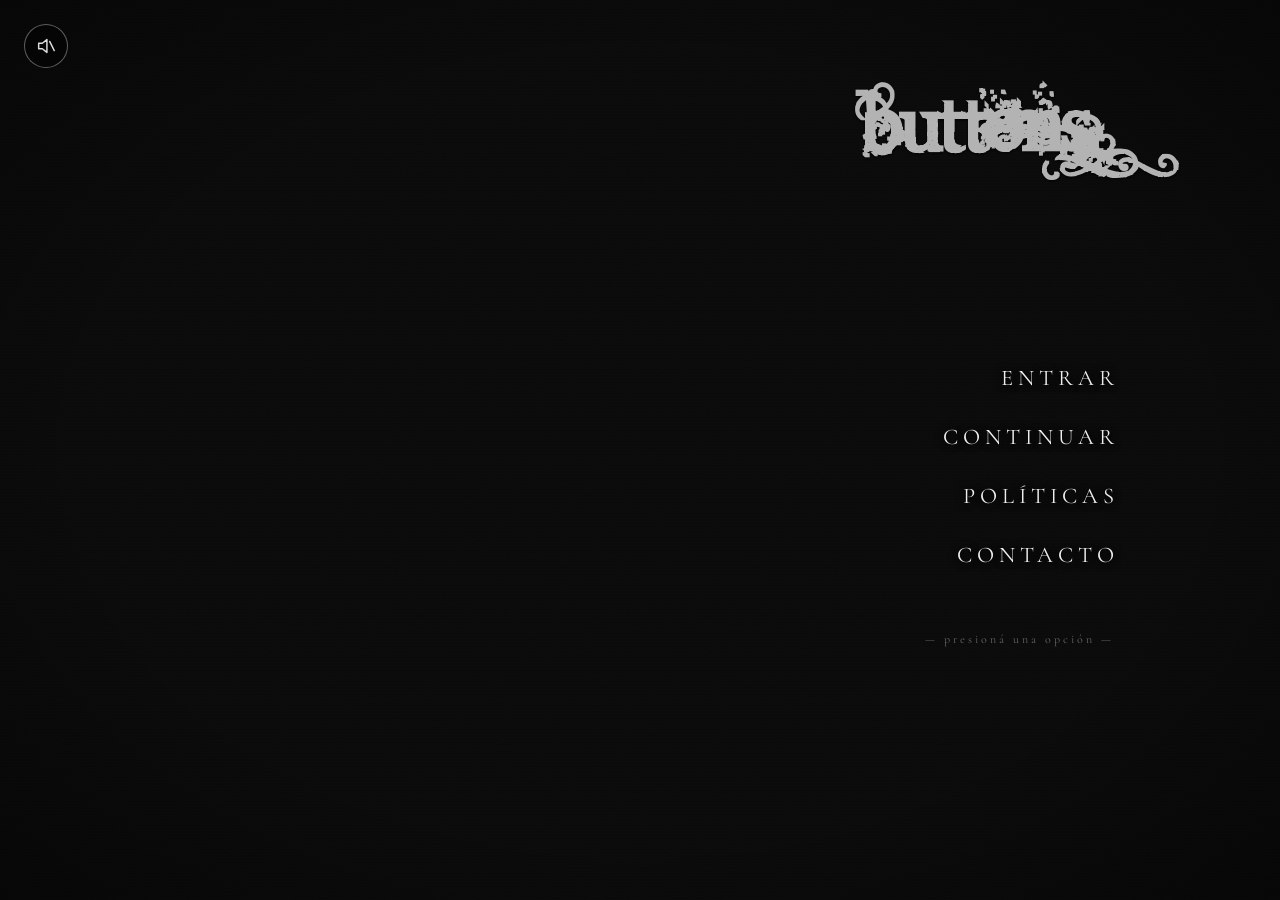
<file: index.html>
<!DOCTYPE html>
<html lang="es">
<head>
  <meta charset="UTF-8">
  <meta name="viewport" content="width=device-width, initial-scale=1.0">
  <meta name="theme-color" content="#1a1a1a">
  <title>Nombre de tu proyecto</title>
  <style>:root{--page-bg:#0a0a0a;}</style>
  <link href="https://fonts.googleapis.com/css2?family=Cormorant+Garamond:wght@300;400;500&display=swap" rel="stylesheet">
  <link rel="stylesheet" href="style.css">
</head>
<body>

<svg width="0" height="0" style="position:absolute" aria-hidden="true">
  <defs>
    <filter id="thin-logo">
      <feMorphology operator="erode" radius="0.28"></feMorphology>
    </filter>
  </defs>
</svg>

 <section class="hero">
  <div class="hero-video-frame">
    <video class="hero-char-video" autoplay muted loop playsinline>
      <source src="assets/video/hero-character.mp4" type="video/mp4">
    </video>
    <div class="vhs-overlay"></div>
    <div class="grain-overlay"></div>
  </div>

  <div class="hero-menu">
    <h1 class="hero-logo">Buttons</h1>
    <nav class="start-menu">
      <a href="tienda.html" class="menu-item">Entrar</a>
      <a href="tienda.html?carrito=1" class="menu-item">Continuar</a>
      <a href="politicas.html" class="menu-item">Políticas</a>
      <a href="https://wa.me/595981751066" class="menu-item" target="_blank" rel="noopener">Contacto</a>
    </nav>
    <p class="hero-date">— presioná una opción —</p>
  </div>

  <audio id="bg-music" loop preload="none">
    <source src="assets/audio/bg-music.mp3" type="audio/mpeg">
  </audio>

  <button id="sound-toggle" class="sound-toggle" type="button" aria-label="Activar música" aria-pressed="false">
    <svg viewBox="0 0 24 24" width="22" height="22" fill="none" stroke="currentColor" stroke-width="1.6" stroke-linecap="round" stroke-linejoin="round">
      <path d="M4 9v6h4l5 4V5L8 9H4z"></path>
      <path class="sound-wave" d="M16.5 8.5a5 5 0 0 1 0 7"></path>
      <path class="sound-wave" d="M19 6a9 9 0 0 1 0 12"></path>
      <line class="sound-mute" x1="16" y1="7" x2="21" y2="17"></line>
    </svg>
  </button>
</section>

  <!-- Página de inicio únicamente -->

  <script>
    const music = document.getElementById('bg-music');
    const toggle = document.getElementById('sound-toggle');
    toggle.addEventListener('click', () => {
      const playing = !music.paused;
      if (playing) {
        music.pause();
      } else {
        music.play().catch(() => {});
      }
      toggle.classList.toggle('is-playing', !playing);
      toggle.setAttribute('aria-pressed', String(!playing));
      toggle.setAttribute('aria-label', playing ? 'Activar música' : 'Silenciar música');
    });

    // Detener la música siempre al salir de esta página (navegación o bfcache)
    window.addEventListener('pagehide', () => {
      music.pause();
      music.currentTime = 0;
    });
  </script>
  <script src="transitions.js"></script>

</body>
</html>
</file>
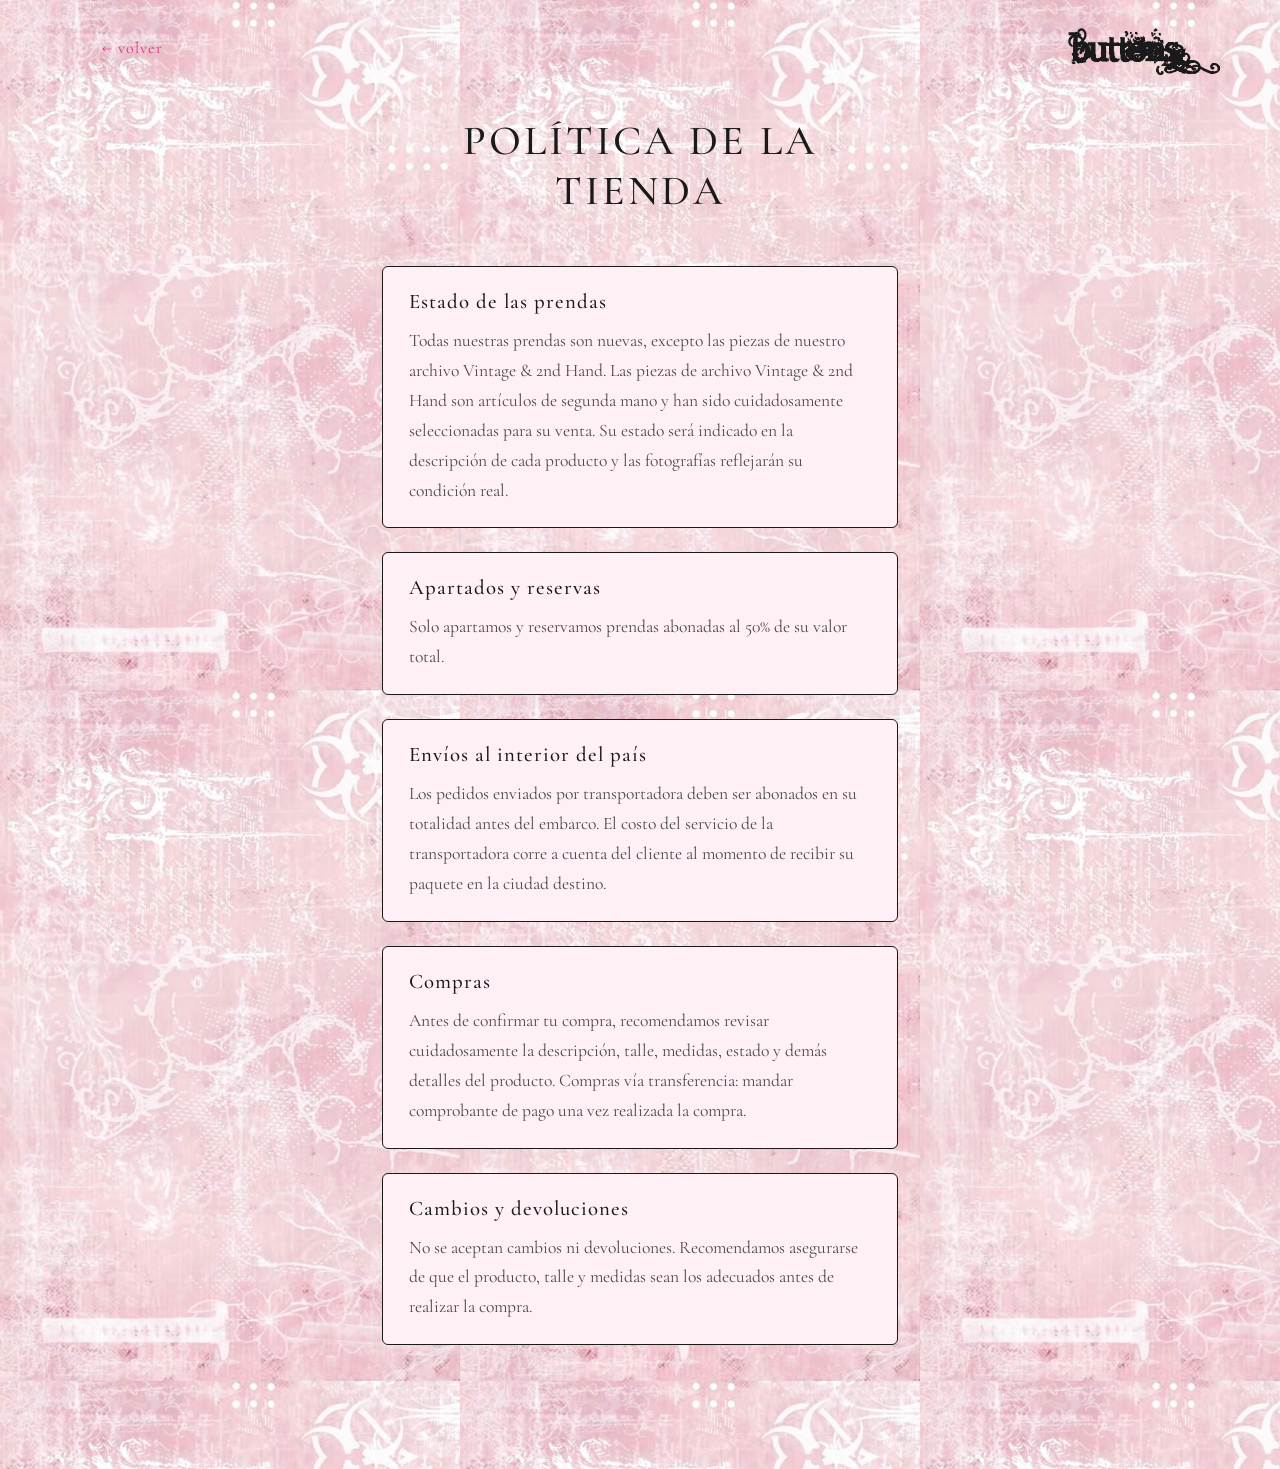
<file: politicas.html>
<!DOCTYPE html>
<html lang="es">
<head>
  <meta charset="UTF-8">
  <meta name="viewport" content="width=device-width, initial-scale=1.0">
  <meta name="theme-color" content="#1a1a1a">
  <title>Buttons — Política de la Tienda</title>
  <style>:root{--page-bg:#efdade;}</style>
  <link href="https://fonts.googleapis.com/css2?family=Cormorant+Garamond:wght@300;400;500&display=swap" rel="stylesheet">
  <link rel="stylesheet" href="style.css">
  <link rel="stylesheet" href="tienda.css">
  <link rel="stylesheet" href="politicas.css">
</head>
<body class="tienda-body">

<svg width="0" height="0" style="position:absolute" aria-hidden="true">
  <defs>
    <filter id="thin-logo">
      <feMorphology operator="erode" radius="0.28"></feMorphology>
    </filter>
  </defs>
</svg>

<header class="politicas-top">
  <a href="index.html" class="politicas-back">← volver</a>
  <h1 class="politicas-logo">Buttons</h1>
</header>

<main class="politicas-main">
  <h2 class="politicas-title">Política de la Tienda</h2>

  <section class="politicas-block">
    <h3>Estado de las prendas</h3>
    <p>Todas nuestras prendas son nuevas, excepto las piezas de nuestro archivo Vintage &amp; 2nd Hand. Las piezas de archivo Vintage &amp; 2nd Hand son artículos de segunda mano y han sido cuidadosamente seleccionadas para su venta. Su estado será indicado en la descripción de cada producto y las fotografías reflejarán su condición real.</p>
  </section>

  <section class="politicas-block">
    <h3>Apartados y reservas</h3>
    <p>Solo apartamos y reservamos prendas abonadas al 50% de su valor total.</p>
  </section>

  <section class="politicas-block">
    <h3>Envíos al interior del país</h3>
    <p>Los pedidos enviados por transportadora deben ser abonados en su totalidad antes del embarco. El costo del servicio de la transportadora corre a cuenta del cliente al momento de recibir su paquete en la ciudad destino.</p>
  </section>

  <section class="politicas-block">
    <h3>Compras</h3>
    <p>Antes de confirmar tu compra, recomendamos revisar cuidadosamente la descripción, talle, medidas, estado y demás detalles del producto. Compras vía transferencia: mandar comprobante de pago una vez realizada la compra.</p>
  </section>

  <section class="politicas-block">
    <h3>Cambios y devoluciones</h3>
    <p>No se aceptan cambios ni devoluciones. Recomendamos asegurarse de que el producto, talle y medidas sean los adecuados antes de realizar la compra.</p>
  </section>
</main>

<script src="transitions.js"></script>

</body>
</html>
</file>
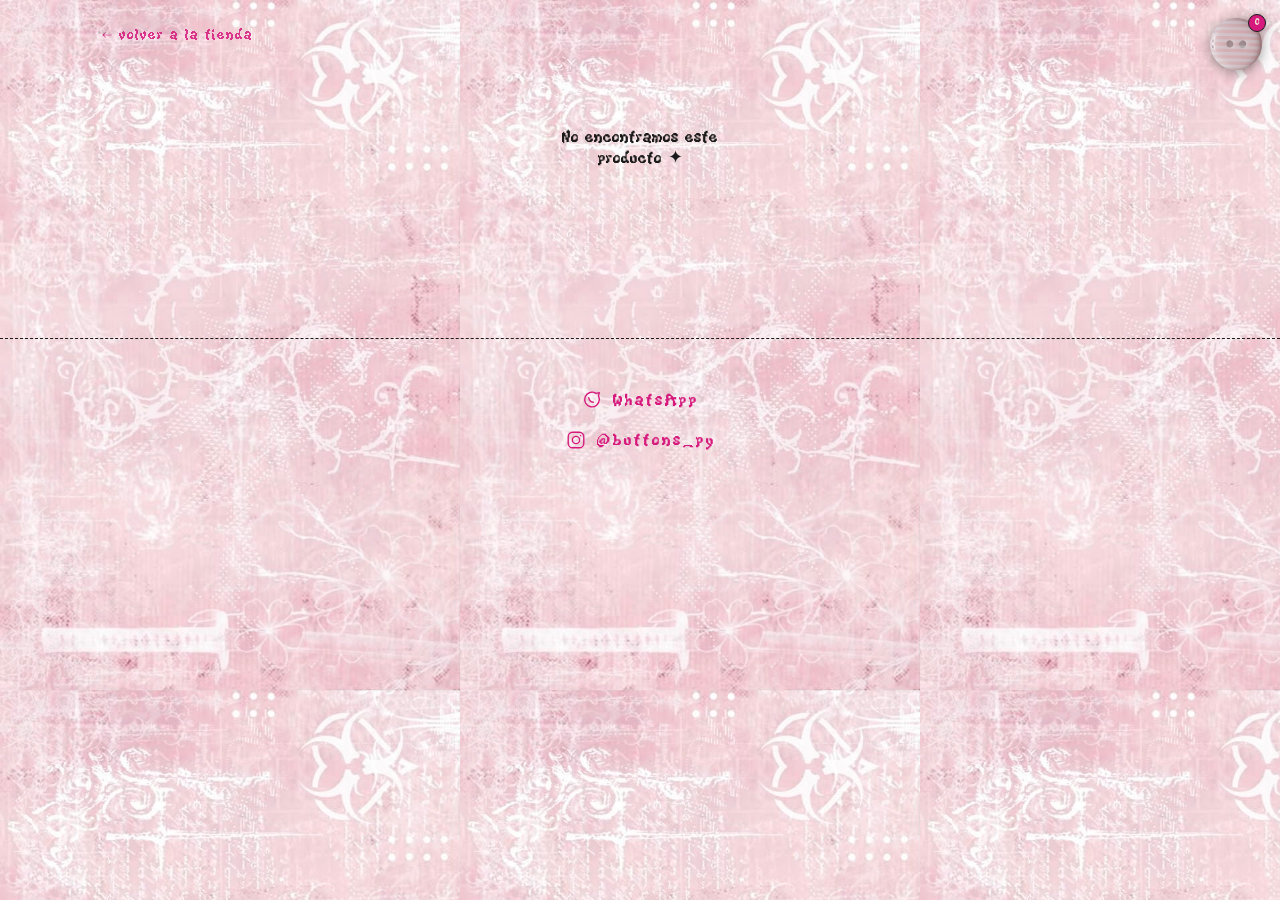
<file: producto.html>
<!DOCTYPE html>
<html lang="es">
<head>
  <meta charset="UTF-8">
  <meta name="viewport" content="width=device-width, initial-scale=1.0">
  <meta name="theme-color" content="#1a1a1a">
  <title>Buttons — Producto</title>
  <style>:root{--page-bg:#efdade;}</style>
  <link href="https://fonts.googleapis.com/css2?family=Cormorant+Garamond:wght@300;400;500&display=swap" rel="stylesheet">
  <link rel="stylesheet" href="style.css">
  <link rel="stylesheet" href="tienda.css">
</head>
<body class="tienda-body producto-body">

<svg width="0" height="0" style="position:absolute" aria-hidden="true">
  <defs>
    <filter id="thin-logo">
      <feMorphology operator="erode" radius="0.28"></feMorphology>
    </filter>
  </defs>
</svg>

<header class="producto-top">
  <a href="tienda.html" class="producto-back">← volver a la tienda</a>
</header>

<main id="producto-page" class="producto-page"></main>

<!-- CARRITO -->
<button id="carrito-btn" class="carrito-icono" type="button" aria-label="Ver carrito">
  <img src="assets/img/carrito-boton-2.png" alt="" class="carrito-icono-img">
  <span class="carrito-contador" id="carrito-contador">0</span>
</button>
<div class="carrito-overlay" id="carrito-overlay"></div>
<aside class="carrito-panel" id="carrito-panel">
  <div class="carrito-header">
    <h3 class="carrito-titulo">✦ mi carrito ♡</h3>
    <button class="carrito-cerrar" id="carrito-close" type="button">✕</button>
  </div>
  <div class="carrito-items" id="carrito-items">
    <p class="carrito-vacio">tu carrito está vacío ✦</p>
  </div>
  <div class="carrito-footer">
    <p class="carrito-total">total: <span id="carrito-total">Gs. 0</span></p>
    <button class="carrito-comprar" id="carrito-comprar" type="button">enviar pedido ♡</button>
  </div>
</aside>

<footer class="tienda-footer">
  <a href="https://wa.me/595981751066" class="footer-link" target="_blank" rel="noopener">
    <svg viewBox="0 0 24 24" width="22" height="22" fill="none" stroke="currentColor" stroke-width="1.5" stroke-linecap="round" stroke-linejoin="round">
      <path d="M20 11.5a8 8 0 1 1-3.6-6.7L20 4l-1 3.5a8 8 0 0 1 1 4z"></path>
      <path d="M8.5 9.5c.3 2.5 2.5 4.7 5 5"></path>
    </svg>
    <span>WhatsApp</span>
  </a>
  <a href="https://instagram.com/buttons_py" class="footer-link" target="_blank" rel="noopener">
    <svg viewBox="0 0 24 24" width="22" height="22" fill="none" stroke="currentColor" stroke-width="1.5" stroke-linecap="round" stroke-linejoin="round">
      <rect x="3.5" y="3.5" width="17" height="17" rx="5"></rect>
      <circle cx="12" cy="12" r="4"></circle>
      <circle cx="17" cy="7" r="0.8" fill="currentColor" stroke="none"></circle>
    </svg>
    <span>@buttons_py</span>
  </a>
</footer>

<script src="productos-data.js"></script>
<script src="carrito.js"></script>
<script src="producto.js"></script>
<script src="transitions.js"></script>

</body>
</html>
</file>
<file: style.css>
@font-face {
  font-family: 'Angelic War';
  src: url('assets/fonts/AngelicWar.ttf') format('truetype');
  font-weight: normal;
  font-style: normal;
}

* {
  margin: 0;
  padding: 0;
  box-sizing: border-box;
}

html {
  background: var(--page-bg, #0a0a0a);
}

body {
  font-family: sans-serif;
  overflow-x: hidden;
  background: var(--page-bg, #0a0a0a);
  opacity: 0;
  transition: opacity 0.4s ease;
}

body.page-loaded {
  opacity: 1;
}

body.page-leaving {
  opacity: 0;
}

.hero {
  position: relative;
  width: 100%;
  height: 100vh;
  background: #0a0a0a;
  overflow: hidden;
}

.hero-video-frame {
  position: absolute;
  inset: 0;
  width: 100%;
  height: 100%;
  overflow: hidden;
  background: #0a0a0a;
}

.hero-char-video {
  width: 100%;
  height: 100%;
  object-fit: cover;
  object-position: 30% center;
  animation: floatVideo 6s ease-in-out infinite, glitchFX 7s linear infinite;
  transform-origin: center center;
}

@keyframes floatVideo {
  0%, 100% { transform: scale(0.92) translateY(0); }
  50% { transform: scale(0.92) translateY(-14px); }
}

@keyframes glitchFX {
  0%, 96%, 100% {
    filter: contrast(1.2) brightness(0.78);
  }
  96.5% {
    filter: contrast(1.6) brightness(1.2) hue-rotate(8deg)
      drop-shadow(4px 0 rgba(255,0,60,0.6)) drop-shadow(-4px 0 rgba(0,200,255,0.6));
  }
  97% {
    filter: contrast(0.8) brightness(0.7) hue-rotate(-6deg)
      drop-shadow(-3px 0 rgba(255,0,60,0.5)) drop-shadow(3px 0 rgba(0,200,255,0.5));
  }
  97.5% {
    filter: contrast(1.4) brightness(1.1)
      drop-shadow(2px 0 rgba(255,0,60,0.5)) drop-shadow(-2px 0 rgba(0,200,255,0.5));
  }
  98% {
    filter: contrast(1.2) brightness(0.78);
  }
}

.vhs-overlay {
  position: absolute;
  inset: 0;
  background: repeating-linear-gradient(
    0deg,
    rgba(255,255,255,0.04) 0px,
    rgba(255,255,255,0.04) 1px,
    transparent 1px,
    transparent 3px
  );
  mix-blend-mode: overlay;
  pointer-events: none;
}

.grain-overlay {
  position: absolute;
  inset: -20%;
  width: 140%;
  height: 140%;
  background-image: url("data:image/svg+xml;utf8,<svg xmlns='http://www.w3.org/2000/svg'><filter id='n'><feTurbulence type='fractalNoise' baseFrequency='0.85' numOctaves='2' stitchTiles='stitch'/></filter><rect width='100%25' height='100%25' filter='url(%23n)'/></svg>");
  background-size: 220px 220px;
  opacity: 0.35;
  mix-blend-mode: overlay;
  pointer-events: none;
  animation: grainShift 0.5s steps(4) infinite;
}

@keyframes grainShift {
  0%   { transform: translate(0, 0); }
  25%  { transform: translate(-3%, 2%); }
  50%  { transform: translate(2%, -3%); }
  75%  { transform: translate(-2%, -2%); }
  100% { transform: translate(0, 0); }
}

.hero-video-frame::after {
  content: "";
  position: absolute;
  inset: 0;
  background: radial-gradient(ellipse at center, transparent 60%, rgba(0,0,0,0.4) 100%);
  pointer-events: none;
}

.hero-menu {
  position: absolute;
  top: 8%;
  right: 13%;
  z-index: 5;
  display: flex;
  flex-direction: column;
  align-items: flex-end;
  text-align: right;
}

.hero-logo {
  font-family: 'Angelic War', 'Cormorant Garamond', serif;
  font-size: 3.5rem;
  letter-spacing: normal;
  color: #b3b3b3;
  text-transform: none;
  margin-bottom: 190px;
  text-shadow: 0 1px 3px rgba(0,0,0,0.9);
  filter: url(#thin-logo);
  animation: logoFloat 4s ease-in-out infinite;
  position: relative;
  left: -25px;
}

@keyframes logoFloat {
  0%, 100% { transform: translateY(0); }
  50% { transform: translateY(-8px); }
}

.start-menu {
  display: flex;
  flex-direction: column;
  gap: 22px;
  align-items: flex-end;
}

.menu-item {
  font-family: 'Cormorant Garamond', serif;
  font-size: 1.2rem;
  letter-spacing: 4px;
  margin-right: -4px;
  text-transform: uppercase;
  color: #eee;
  text-decoration: none;
  position: relative;
  padding-bottom: 4px;
  text-shadow: 0 0 8px rgba(0,0,0,0.9), 0 2px 5px rgba(0,0,0,0.85);
  transition: color 0.3s ease, letter-spacing 0.3s ease;
}

@media (min-width: 700px) {
  .hero-logo { font-size: 5.5rem; }
  .menu-item { font-size: 1.4rem; letter-spacing: 5px; margin-right: -5px; }
  .start-menu { gap: 28px; }
}

@media (max-width: 699px) {
  .hero-logo { font-size: 3.5rem; }
}

.menu-item::after {
  content: "";
  position: absolute;
  bottom: 0;
  left: 50%;
  width: 0;
  height: 1px;
  background: #f2f2f2;
  transition: all 0.35s ease;
  transform: translateX(-50%);
}

.menu-item:hover {
  color: #fff;
  letter-spacing: 6px;
}
.menu-item:hover::after { width: 100%; }

.hero-date {
  margin-top: 60px;
  font-family: 'Cormorant Garamond', serif;
  font-size: 0.75rem;
  letter-spacing: 3px;
  color: #666;
  animation: flicker 2.5s infinite;
}

@keyframes flicker {
  0%, 100% { opacity: 1; }
  45% { opacity: 1; }
  46% { opacity: 0.3; }
  47% { opacity: 1; }
  92% { opacity: 1; }
  93% { opacity: 0.2; }
  94% { opacity: 1; }
}

.sound-toggle {
  position: absolute;
  left: 24px;
  top: 24px;
  z-index: 6;
  width: 44px;
  height: 44px;
  border-radius: 50%;
  border: 1px solid rgba(255,255,255,0.35);
  background: rgba(0,0,0,0.35);
  color: #ddd;
  display: flex;
  align-items: center;
  justify-content: center;
  cursor: pointer;
  transition: background 0.25s ease, border-color 0.25s ease, color 0.25s ease;
}

.sound-toggle:hover {
  background: rgba(0,0,0,0.55);
  border-color: rgba(255,255,255,0.6);
  color: #fff;
}

.sound-toggle .sound-wave {
  opacity: 0;
  transition: opacity 0.2s ease;
}

.sound-toggle .sound-mute {
  opacity: 1;
  transition: opacity 0.2s ease;
}

.sound-toggle.is-playing .sound-wave {
  opacity: 1;
}

.sound-toggle.is-playing .sound-mute {
  opacity: 0;
}
</file>
<file: tienda.css>
@font-face {
  font-family: 'Kiwi';
  src: url('assets/fonts/Kiwi.ttf') format('truetype');
  font-weight: normal;
  font-style: normal;
}

@font-face {
  font-family: 'Grape Soda';
  src: url('assets/fonts/GrapeSoda.ttf') format('truetype');
  font-weight: normal;
  font-style: normal;
}

@font-face {
  font-family: 'Dot Gothic';
  src: url('assets/fonts/DotGothic16Regular.ttf') format('truetype');
  font-weight: normal;
  font-style: normal;
}

.tienda-body {
  background-color: #efdade;
  background-image: url('assets/img/fondo-rosa.jpg');
  background-repeat: repeat;
  background-size: 460px auto;
  min-height: 100vh;
  font-size: 12px;
}

.producto-body,
.producto-body * {
  font-family: 'Kiwi', 'Cormorant Garamond', serif !important;
}

.producto-body .producto-descripcion {
  font-family: 'Dot Gothic', 'Cormorant Garamond', serif !important;
}

html {
  scroll-behavior: smooth;
}

/* ===== BANNER ===== */
.banner {
  width: 100%;
  height: 320px;
  position: relative;
  overflow: hidden;
  border-bottom: 3px double #1a1a1a;
}

.banner-img {
  width: 100%;
  height: 100%;
  object-fit: cover;
  object-position: center 30%;
  filter: brightness(0.75) saturate(0.9);
}

.banner-overlay {
  position: absolute;
  left: 50%;
  top: 22px;
  transform: translateX(-50%);
  text-align: center;
  z-index: 2;
  animation: flotar 3s ease-in-out infinite;
}

@keyframes flotar {
  0% { transform: translateX(-50%) translateY(0); }
  50% { transform: translateX(-50%) translateY(-3px); }
  100% { transform: translateX(-50%) translateY(0); }
}

.banner-social {
  position: absolute;
  left: 18px;
  top: 50%;
  transform: translateY(-50%);
  display: flex;
  flex-direction: column;
  gap: 9px;
  z-index: 2;
}

.banner-social-link {
  display: flex;
  align-items: center;
  gap: 6px;
  font-family: 'Kiwi', cursive;
  font-size: 12px;
  color: #ffb3d1;
  background: #fff0f6;
  border: 2px solid #ffd6ea;
  border-radius: 20px;
  padding: 7px 14px;
  cursor: pointer;
  box-shadow: 0 3px 0 #ffd6ea;
  text-decoration: none;
  transition: all 0.2s ease;
}

.banner-social-link svg { flex-shrink: 0; width: 15px; height: 15px; }

.banner-social-link:hover {
  background: #ff8fc0;
  color: #fff;
  border-color: #ff8fc0;
  box-shadow: 0 3px 0 #ffb3d1;
}

.banner-svg {
  width: 740px;
  max-width: 94vw;
  height: auto;
  overflow: visible;
}

.banner-svg-texto {
  font-family: 'Angelic War', 'Cormorant Garamond', cursive;
  font-size: 120px;
}

.banner-svg-borde {
  font-family: 'Angelic War', 'Cormorant Garamond', cursive;
  font-size: 120px;
  stroke: #1a1a1a;
  stroke-width: 4px;
  stroke-linejoin: round;
}

/* ===== MARQUESINA ===== */
.marquee-wrapper {
  width: 100%;
  background: #6e6e6e;
  color: #ffffff;
  text-shadow: 0 0 6px rgba(255,255,255,0.7);
  font-family: 'Dot Gothic', 'Cormorant Garamond', serif;
  letter-spacing: 1px;
  font-size: 0.85rem;
  padding: 6px 0;
  overflow: hidden;
  white-space: nowrap;
  border-top: 2px solid #1a1a1a;
  border-bottom: 2px solid #1a1a1a;
}

.marquee-track {
  display: inline-block;
  animation: marquee 22s linear infinite;
}

@keyframes marquee {
  from { transform: translateX(100vw); }
  to { transform: translateX(-100%); }
}

/* ===== MENU MOBILE ===== */
.menu-mobile-wrapper {
  display: none;
  flex-direction: column;
  background: #fff0f6;
  border-bottom: 2px solid #1a1a1a;
}

.menu-hamburguesa {
  font-family: 'Grape Soda', 'Cormorant Garamond', cursive;
  letter-spacing: 2px;
  font-size: 1.1rem;
  color: #1a1a1a;
  background: #ffd6ea;
  border: none;
  border-bottom: 1px solid #1a1a1a;
  padding: 10px 16px;
  text-align: left;
  cursor: pointer;
  width: 100%;
}

.menu-mobile {
  display: none;
  flex-direction: column;
  padding: 8px;
  gap: 4px;
}

.menu-mobile.abierto { display: flex; }

.menu-mobile a {
  font-family: 'Grape Soda', 'Cormorant Garamond', cursive;
  letter-spacing: 1px;
  font-size: 1rem;
  color: #1a1a1a;
  text-decoration: none;
  padding: 8px 12px;
  border: 1px solid #1a1a1a;
  background: #ffd6ea;
}

.menu-mobile a:hover { background: #d6197d; color: #f2ead9; }

/* ===== LAYOUT ===== */
.tienda-grid {
  display: grid;
  grid-template-columns: 240px minmax(0, 1fr);
  min-height: calc(100vh - 320px);
  align-items: start;
  gap: 8px;
  padding: 8px;
}

.sidebar {
  background: #fff0f6;
  border: 2px solid #1a1a1a;
  outline: 1px solid rgba(26,26,26,0.3);
  outline-offset: 2px;
  display: flex;
  flex-direction: column;
  gap: 8px;
  padding: 8px;
  box-shadow: 2px 0px 8px rgba(0,0,0,0.2);
}

.buscador-box {
  display: none;
}

.contador {
  display: none;
}

.sidebar-titulo {
  font-family: 'Grape Soda', 'Cormorant Garamond', cursive;
  font-size: 1.5rem;
  color: #1a1a1a;
  margin: 0 0 6px 0;
  text-align: center;
  border-bottom: 1px solid rgba(26,26,26,0.3);
  padding-bottom: 4px;
}

.sidebar-nav {
  display: flex;
  flex-direction: column;
  gap: 2px;
}

.sidebar-link {
  font-family: 'Grape Soda', 'Cormorant Garamond', cursive;
  letter-spacing: 1px;
  font-size: 1rem;
  color: #1a1a1a;
  text-decoration: none;
  padding: 6px 8px;
  border-left: 3px solid transparent;
  transition: all 0.2s ease;
  display: block;
}

.sidebar-link:hover {
  border-left: 3px solid #d6197d;
  background: #ffd6ea;
  color: #1a1a1a;
  padding-left: 12px;
}

.sidebar-info {
  background: #ffd6ea;
  border: 1px solid #1a1a1a;
  padding: 8px;
  font-family: 'Cormorant Garamond', serif;
  font-size: 0.85rem;
  color: #1a1a1a;
  display: flex;
  flex-direction: column;
  gap: 4px;
}

.sidebar-anime {
  display: flex;
  justify-content: center;
}

.anime-placeholder {
  width: 130px;
  height: 160px;
  background: #ffd6ea;
  border: 2px dashed #1a1a1a;
  display: flex;
  align-items: center;
  justify-content: center;
  overflow: hidden;
}

.mascota-img {
  width: 100%;
  height: 100%;
  object-fit: cover;
  object-position: center 70%;
}

.contador {
  background: #ffd6ea;
  border: 1px solid #1a1a1a;
  padding: 6px;
  text-align: center;
}

.contador-titulo {
  font-family: 'Cormorant Garamond', serif;
  letter-spacing: 1px;
  font-size: 0.75rem;
  color: #d6197d;
  margin: 0;
}

.contador-numero {
  font-family: monospace;
  font-size: 1.1rem;
  color: #1a1a1a;
  margin: 0;
  letter-spacing: 3px;
}

.sidebar-redes {
  display: flex;
  flex-direction: column;
  gap: 4px;
  margin-top: auto;
}

.red-btn {
  display: block;
  text-align: center;
  font-family: 'Cormorant Garamond', serif;
  letter-spacing: 1px;
  font-size: 0.85rem;
  color: #1a1a1a;
  background: #ffd6ea;
  border: 1px solid #1a1a1a;
  padding: 4px;
  text-decoration: none;
  transition: all 0.2s ease;
}

.red-btn:hover { background: #d6197d; color: #f2ead9; }

.contenido {
  display: flex;
  flex-direction: column;
  gap: 8px;
}

.seccion {
  background: transparent;
  border: 2px solid #1a1a1a;
  outline: 1px solid rgba(26,26,26,0.3);
  outline-offset: 2px;
  padding: 12px;
}

.seccion-titulo {
  font-family: 'Grape Soda', 'Cormorant Garamond', cursive;
  font-size: 1.6rem;
  letter-spacing: 1px;
  color: #1a1a1a;
  margin: 0 0 12px 0;
  padding-bottom: 6px;
  border-bottom: 1px dashed rgba(26,26,26,0.3);
}

/* ===== DESTACADOS ===== */
.destacados-viewport {
  overflow: hidden;
  width: 100%;
  -webkit-mask-image: linear-gradient(to right, transparent 0, black 6%, black 94%, transparent 100%);
  mask-image: linear-gradient(to right, transparent 0, black 6%, black 94%, transparent 100%);
}

.destacados-track {
  display: flex;
  width: max-content;
  cursor: grab;
  touch-action: pan-y;
  user-select: none;
  -webkit-user-select: none;
}

.destacados-track.arrastrando {
  cursor: grabbing;
}

.destacado-card {
  width: 90px;
  flex-shrink: 0;
  margin: 0 8px;
  text-decoration: none;
  cursor: pointer;
  -webkit-user-drag: none;
}

.destacado-card-img {
  width: 90px;
  height: 110px;
  border-radius: 4px;
  border: 1px solid #1a1a1a;
}

.destacado-card-nombre {
  font-family: 'Kiwi', cursive;
  font-size: 0.6rem;
  color: #1a1a1a;
  margin: 6px 0 0;
  line-height: 1.3;
}

.destacado-card-precio {
  font-family: 'Kiwi', cursive;
  font-size: 0.6rem;
  color: #d6197d;
  margin: 2px 0 0;
}

/* ===== BIENVENIDA ===== */
.inicio-seccion {
  display: flex;
  flex-direction: column;
  gap: 12px;
}

.inicio-frase {
  text-align: center;
}

.inicio-svg {
  width: 100%;
  height: auto;
}

.svg-frase {
  font-family: 'Grape Soda', 'Cormorant Garamond', cursive;
  font-size: 30px;
  fill: #1a1a1a;
}

.svg-estrella1 { font-size: 22px; fill: #ff8fc0; animation: flotar2 3s ease-in-out infinite; }
.svg-estrella2 { font-size: 18px; fill: #ffb3d1; animation: flotar2 4s ease-in-out infinite 0.5s; }
.svg-estrella3 { font-size: 18px; fill: #ffd6ea; animation: flotar2 3.5s ease-in-out infinite 1s; }
.svg-burbuja1 { animation: flotar2 3s ease-in-out infinite; }
.svg-burbuja2 { animation: flotar2 4s ease-in-out infinite 0.5s; }
.svg-burbuja3 { animation: flotar2 3.5s ease-in-out infinite 1s; }

@keyframes flotar2 {
  0% { transform: translateY(0px); }
  50% { transform: translateY(-6px); }
  100% { transform: translateY(0px); }
}

/* ===== SUBCATEGORÍAS ===== */
.subcategorias {
  display: flex;
  flex-direction: column;
  gap: 18px;
}

.subcategoria-bloque {
  padding-top: 6px;
}

.subcategoria-titulo {
  font-family: 'Grape Soda', 'Cormorant Garamond', cursive;
  font-size: 1.05rem;
  letter-spacing: 1px;
  color: #d6197d;
  margin: 0 0 8px 0;
  padding-bottom: 4px;
  border-bottom: 1px dotted rgba(26,26,26,0.4);
}

/* ===== GRILLA DE PRODUCTOS ===== */
.productos-grid {
  display: grid;
  grid-template-columns: repeat(3, 1fr);
  gap: 10px;
}

.productos-empty {
  grid-column: 1 / -1;
  font-family: 'Cormorant Garamond', serif;
  font-size: 0.85rem;
  letter-spacing: 1px;
  color: #1a1a1a;
  opacity: 0.7;
  text-align: center;
  padding: 10px 0;
}

.producto-card {
  background: rgba(110, 110, 110, 0.6);
  border: 1px solid #1a1a1a;
  padding: 8px;
  text-align: center;
  display: flex;
  flex-direction: column;
  align-items: center;
  gap: 6px;
  transition: all 0.2s ease;
}

.producto-card:hover { border-color: #d6197d; transform: translateY(-2px); }

.card-link {
  display: flex;
  flex-direction: column;
  align-items: center;
  gap: 6px;
  text-decoration: none;
  width: 100%;
}

.card-imagen {
  width: 100%;
  height: 140px;
  background: #ffffff;
  border: 1px solid #1a1a1a;
}

.card-nombre {
  font-family: 'Kiwi', cursive;
  font-size: 0.85rem;
  color: #1a1a1a;
  margin: 0;
}

.card-precio {
  font-family: 'Kiwi', cursive;
  font-size: 0.8rem;
  color: #ffffff;
  margin: 0;
}

.card-btn {
  font-family: 'Kiwi', cursive;
  font-size: 0.75rem;
  color: #1a1a1a;
  background: #fff0f6;
  border: 1px solid #1a1a1a;
  padding: 4px 12px;
  cursor: pointer;
  transition: all 0.2s ease;
}

.card-btn:hover { background: #d6197d; color: #f2ead9; }

.card-btn.agotado {
  background: #6e6e6e;
  color: #999;
  cursor: not-allowed;
}

.card-btn.agotado:hover {
  background: #6e6e6e;
  color: #999;
}

.card-stock {
  font-family: 'Kiwi', cursive;
  font-size: 0.75rem;
  color: #ff8fc0;
  margin: 2px 0 0 0;
}

.ver-mas-btn {
  display: block;
  margin: 12px auto 0;
  font-family: 'Kiwi', cursive;
  font-size: 0.8rem;
  letter-spacing: 1px;
  color: #1a1a1a;
  background: #ffd6ea;
  border: 1px solid #1a1a1a;
  padding: 6px 18px;
  cursor: pointer;
  transition: all 0.2s ease;
}

.ver-mas-btn:hover { background: #d6197d; color: #f2ead9; }

/* ===== CARRITO ===== */
.carrito-icono {
  position: fixed;
  top: 18px;
  right: 18px;
  z-index: 999;
  width: 52px;
  height: 52px;
  border: none;
  background: none;
  padding: 0;
  cursor: pointer;
  filter: drop-shadow(0 2px 6px rgba(0,0,0,0.4));
  transition: transform 0.2s ease;
}

.carrito-icono:hover { transform: scale(1.08); }

.carrito-icono-img {
  width: 100%;
  height: 100%;
  object-fit: contain;
  display: block;
}

.carrito-contador {
  position: absolute;
  top: -4px;
  right: -4px;
  min-width: 18px;
  height: 18px;
  padding: 0 4px;
  border-radius: 50%;
  background: #d6197d;
  color: #f2ead9;
  font-family: monospace;
  font-size: 0.7rem;
  display: flex;
  align-items: center;
  justify-content: center;
  border: 1px solid #1a1a1a;
}

.carrito-overlay {
  display: none;
  position: fixed;
  top: 0; left: 0;
  width: 100%; height: 100%;
  background: rgba(0,0,0,0.45);
  z-index: 998;
}

.carrito-overlay.visible { display: block; }

.carrito-panel {
  position: fixed;
  top: 0;
  right: -220px;
  width: 200px;
  height: 100vh;
  height: 100dvh;
  background-color: #1a1a1a;
  background-image: url('assets/img/carrito-fondo.jpg');
  background-repeat: no-repeat;
  background-size: cover;
  background-position: center;
  border-left: 2px solid #1a1a1a;
  z-index: 1000;
  display: flex;
  flex-direction: column;
  transition: right 0.3s ease;
}

.carrito-panel.abierto { right: 0; }

.carrito-header {
  display: flex;
  justify-content: space-between;
  align-items: center;
  padding: 16px;
  border-bottom: 1px dashed #fff0f6;
}

.carrito-titulo {
  font-family: 'Kiwi', cursive;
  font-size: 1.1rem;
  color: #fff0f6;
  text-shadow: 0 1px 4px rgba(0,0,0,0.8);
  margin: 0;
}

.carrito-cerrar {
  background: rgba(0,0,0,0.35);
  border: 1px solid #fff0f6;
  color: #fff0f6;
  font-size: 0.9rem;
  padding: 4px 8px;
  cursor: pointer;
}

.carrito-items {
  flex: 1;
  overflow-y: auto;
  padding: 12px;
  display: flex;
  flex-direction: column;
  gap: 10px;
}

.carrito-vacio {
  text-align: center;
  color: #fff0f6;
  text-shadow: 0 1px 4px rgba(0,0,0,0.8);
  font-family: 'Cormorant Garamond', serif;
  font-size: 0.9rem;
  margin-top: 40px;
}

.carrito-item {
  background: rgba(255, 214, 234, 0.75);
  border: 1px solid #1a1a1a;
  padding: 10px;
  display: flex;
  flex-direction: row;
  gap: 10px;
}

.carrito-item-imagen {
  width: 56px;
  height: 56px;
  flex-shrink: 0;
  background-color: #ffffff;
  background-size: cover;
  background-position: center;
  border: 1px solid #1a1a1a;
}

.carrito-item-info {
  display: flex;
  flex-direction: column;
  gap: 6px;
  min-width: 0;
  flex: 1;
}

.carrito-item-nombre {
  font-family: 'Kiwi', cursive;
  font-size: 0.85rem;
  color: #1a1a1a;
  margin: 0;
}

.carrito-item-precio { font-family: 'Kiwi', cursive; font-size: 0.8rem; color: #d6197d; margin: 0; }
.carrito-item-controles { display: flex; align-items: center; gap: 8px; }

.carrito-item-btn {
  background: #fff0f6;
  border: 1px solid #1a1a1a;
  color: #1a1a1a;
  width: 22px;
  height: 22px;
  font-size: 0.85rem;
  cursor: pointer;
  display: flex;
  align-items: center;
  justify-content: center;
}

.carrito-item-btn:hover { background: #d6197d; color: #f2ead9; }
.carrito-item-cantidad { font-size: 0.85rem; color: #1a1a1a; min-width: 20px; text-align: center; }
.carrito-item-eliminar { margin-left: auto; background: none; border: none; color: #d6197d; font-size: 0.8rem; cursor: pointer; }
.carrito-item-eliminar:hover { color: #1a1a1a; }

.carrito-footer {
  padding: 16px;
  border-top: 1px dashed #fff0f6;
}

.carrito-total {
  font-family: 'Kiwi', cursive;
  font-size: 0.9rem;
  color: #fff0f6;
  text-shadow: 0 1px 4px rgba(0,0,0,0.8);
  margin: 0 0 10px 0;
  text-align: right;
}

.carrito-comprar {
  font-family: 'Kiwi', cursive;
  letter-spacing: 1px;
  text-transform: uppercase;
  font-size: 0.85rem;
  color: #1a1a1a;
  background: #ff8fc0;
  border: none;
  padding: 8px;
  cursor: pointer;
  width: 100%;
}

.carrito-comprar:hover { background: #ffb3d1; }

/* ===== PÁGINA DE PRODUCTO (producto.html) ===== */
.producto-top {
  display: flex;
  align-items: center;
  justify-content: space-between;
  padding: 24px 8%;
}

.producto-back {
  font-family: 'Cormorant Garamond', serif;
  font-size: 1rem;
  letter-spacing: 1px;
  color: #d6197d;
  text-decoration: none;
  opacity: 0.85;
  transition: opacity 0.25s ease;
}

.producto-back:hover { opacity: 1; }

.producto-page {
  max-width: 420px;
  margin: 0 auto;
  padding: 0 8% 80px;
  text-align: center;
}

.producto-img {
  width: 100%;
  height: 320px;
  border-radius: 10px;
  border: 1px solid #1a1a1a;
  box-shadow: 0 6px 24px rgba(0,0,0,0.2);
  margin-bottom: 12px;
}

.producto-miniaturas {
  display: flex;
  gap: 8px;
  justify-content: center;
  flex-wrap: wrap;
  margin-bottom: 24px;
}

.producto-miniatura {
  width: 56px;
  height: 56px;
  border-radius: 6px;
  border: 2px solid transparent;
  cursor: pointer;
  transition: all 0.2s ease;
}

.producto-miniatura:hover {
  border-color: #ffb3d1;
}

.producto-miniatura.activa {
  border-color: #ff8fc0;
}

.producto-nombre {
  font-family: 'Cormorant Garamond', serif;
  font-weight: 500;
  font-size: 1.6rem;
  color: #1a1a1a;
  margin-bottom: 10px;
}

.producto-precio {
  font-family: 'Cormorant Garamond', serif;
  font-size: 1.3rem;
  color: #d6197d;
  margin-bottom: 18px;
}

.producto-stock {
  font-family: 'Cormorant Garamond', serif;
  font-size: 0.95rem;
  color: #ff8fc0;
  margin-bottom: 18px;
}

.producto-descripcion {
  font-family: 'Dot Gothic', 'Cormorant Garamond', serif;
  font-size: 0.95rem;
  line-height: 1.7;
  color: #1a1a1a;
  margin-bottom: 28px;
}

.producto-colores {
  margin-bottom: 28px;
}

.producto-colores-label {
  font-family: 'Kiwi', cursive;
  font-size: 1rem;
  color: #1a1a1a;
  margin: 0 0 12px 0;
  text-align: center;
}

.colores-grid {
  display: flex;
  gap: 10px;
  justify-content: center;
  flex-wrap: wrap;
  margin-bottom: 20px;
}

.color-btn {
  font-family: 'Kiwi', cursive;
  font-size: 0.95rem;
  color: #1a1a1a;
  background: #ffd6ea;
  border: 2px solid #1a1a1a;
  padding: 12px 18px;
  cursor: pointer;
  transition: all 0.2s ease;
  min-width: 50px;
  text-align: center;
}

.color-btn:hover {
  background: #ffb3d1;
  transform: translateY(-2px);
}

.color-btn.activo {
  background: #ff8fc0;
  color: #fff;
  border-color: #ff8fc0;
}

.producto-talles {
  margin-bottom: 28px;
}

.producto-talles-label {
  font-family: 'Kiwi', cursive;
  font-size: 1rem;
  color: #1a1a1a;
  margin: 0 0 12px 0;
  text-align: center;
}

.talles-grid {
  display: flex;
  gap: 10px;
  justify-content: center;
  flex-wrap: wrap;
  margin-bottom: 20px;
}

.talle-btn {
  font-family: 'Kiwi', cursive;
  font-size: 0.95rem;
  color: #1a1a1a;
  background: #ffd6ea;
  border: 2px solid #1a1a1a;
  padding: 12px 18px;
  cursor: pointer;
  transition: all 0.2s ease;
  min-width: 50px;
  text-align: center;
}

.talle-btn:hover {
  background: #ffb3d1;
  transform: translateY(-2px);
}

.talle-btn.activo {
  background: #ff8fc0;
  color: #fff;
  border-color: #ff8fc0;
}

.producto-agregar {
  font-family: 'Cormorant Garamond', serif;
  font-size: 1.05rem;
  letter-spacing: 3px;
  text-transform: uppercase;
  color: #1a1a1a;
  background: #ff8fc0;
  border: none;
  padding: 14px 30px;
  border-radius: 2px;
  cursor: pointer;
  transition: background 0.25s ease, letter-spacing 0.25s ease;
}

.producto-agregar:hover {
  background: #ffb3d1;
  letter-spacing: 4px;
}

.producto-agregar.agotado {
  background: #6e6e6e;
  color: #999;
  cursor: not-allowed;
}

.producto-agregar.agotado:hover {
  background: #6e6e6e;
  color: #999;
  letter-spacing: 3px;
}

.producto-no-encontrado {
  font-family: 'Cormorant Garamond', serif;
  font-size: 1.1rem;
  color: #1a1a1a;
  text-align: center;
  padding: 60px 8%;
}

.tienda-footer {
  display: flex;
  flex-direction: column;
  align-items: center;
  gap: 18px;
  padding: 50px 8% 60px;
  margin-top: 30px;
  border-top: 1px dashed #1a1a1a;
}

.footer-link {
  display: flex;
  align-items: center;
  gap: 10px;
  font-family: 'Cormorant Garamond', serif;
  font-size: 1.1rem;
  letter-spacing: 2px;
  color: #d6197d;
  text-decoration: none;
  transition: color 0.25s ease, transform 0.2s ease;
}

.footer-link:hover { color: #1a1a1a; transform: translateY(-2px); }

.footer-note {
  font-family: 'Cormorant Garamond', serif;
  font-size: 0.75rem;
  letter-spacing: 3px;
  color: #6a6a6a;
  margin-top: 12px;
}

/* ===== RESPONSIVE ===== */
@media (max-width: 768px) {
  .tienda-grid { grid-template-columns: minmax(0, 1fr); }
  .sidebar { display: none; }
  .banner { height: 220px; }
  .banner-overlay { top: 12px; }
  .banner-svg { width: 100%; }
  .banner-svg-texto, .banner-svg-borde { font-size: 200px; }
  .banner-social { left: 12px; gap: 6px; }
  .banner-social-link { padding: 5px 11px; font-size: 10px; gap: 4px; border-width: 1.5px; box-shadow: 0 2px 0 #ffd6ea; }
  .banner-social-link:hover { box-shadow: 0 2px 0 #ffb3d1; }
  .banner-social-link svg { width: 12px; height: 12px; }
  .productos-grid { grid-template-columns: repeat(2, 1fr); }
  .carrito-panel { width: 100%; right: -100vw; }
  .menu-mobile-wrapper { display: flex; }
}
</file>
<file: politicas.css>
.politicas-top {
  display: flex;
  align-items: center;
  justify-content: space-between;
  padding: 24px 8%;
}

.politicas-back {
  font-family: 'Cormorant Garamond', serif;
  font-size: 1rem;
  letter-spacing: 1px;
  color: #d6197d;
  text-decoration: none;
  opacity: 0.85;
  transition: opacity 0.25s ease;
}

.politicas-back:hover {
  opacity: 1;
}

.politicas-logo {
  font-family: 'Angelic War', 'Cormorant Garamond', serif;
  font-size: 2rem;
  color: #1a1a1a;
  filter: url(#thin-logo);
}

.politicas-main {
  max-width: 720px;
  margin: 0 auto;
  padding: 20px 8% 100px;
}

.politicas-title {
  font-family: 'Cormorant Garamond', serif;
  font-weight: 500;
  font-size: 2rem;
  letter-spacing: 3px;
  text-transform: uppercase;
  color: #1a1a1a;
  text-align: center;
  margin-bottom: 50px;
}

.politicas-block {
  background: #fff0f6;
  border: 1px solid #1a1a1a;
  border-radius: 6px;
  padding: 22px 26px;
  margin-bottom: 24px;
}

.politicas-block h3 {
  font-family: 'Cormorant Garamond', serif;
  font-weight: 500;
  font-size: 1.3rem;
  letter-spacing: 1px;
  color: #1a1a1a;
  margin-bottom: 12px;
}

.politicas-block p {
  font-family: 'Cormorant Garamond', serif;
  font-size: 1.1rem;
  line-height: 1.7;
  color: #4a4a4a;
}

@media (min-width: 700px) {
  .politicas-title { font-size: 2.6rem; }
  .politicas-logo { font-size: 2.6rem; }
}
</file>
